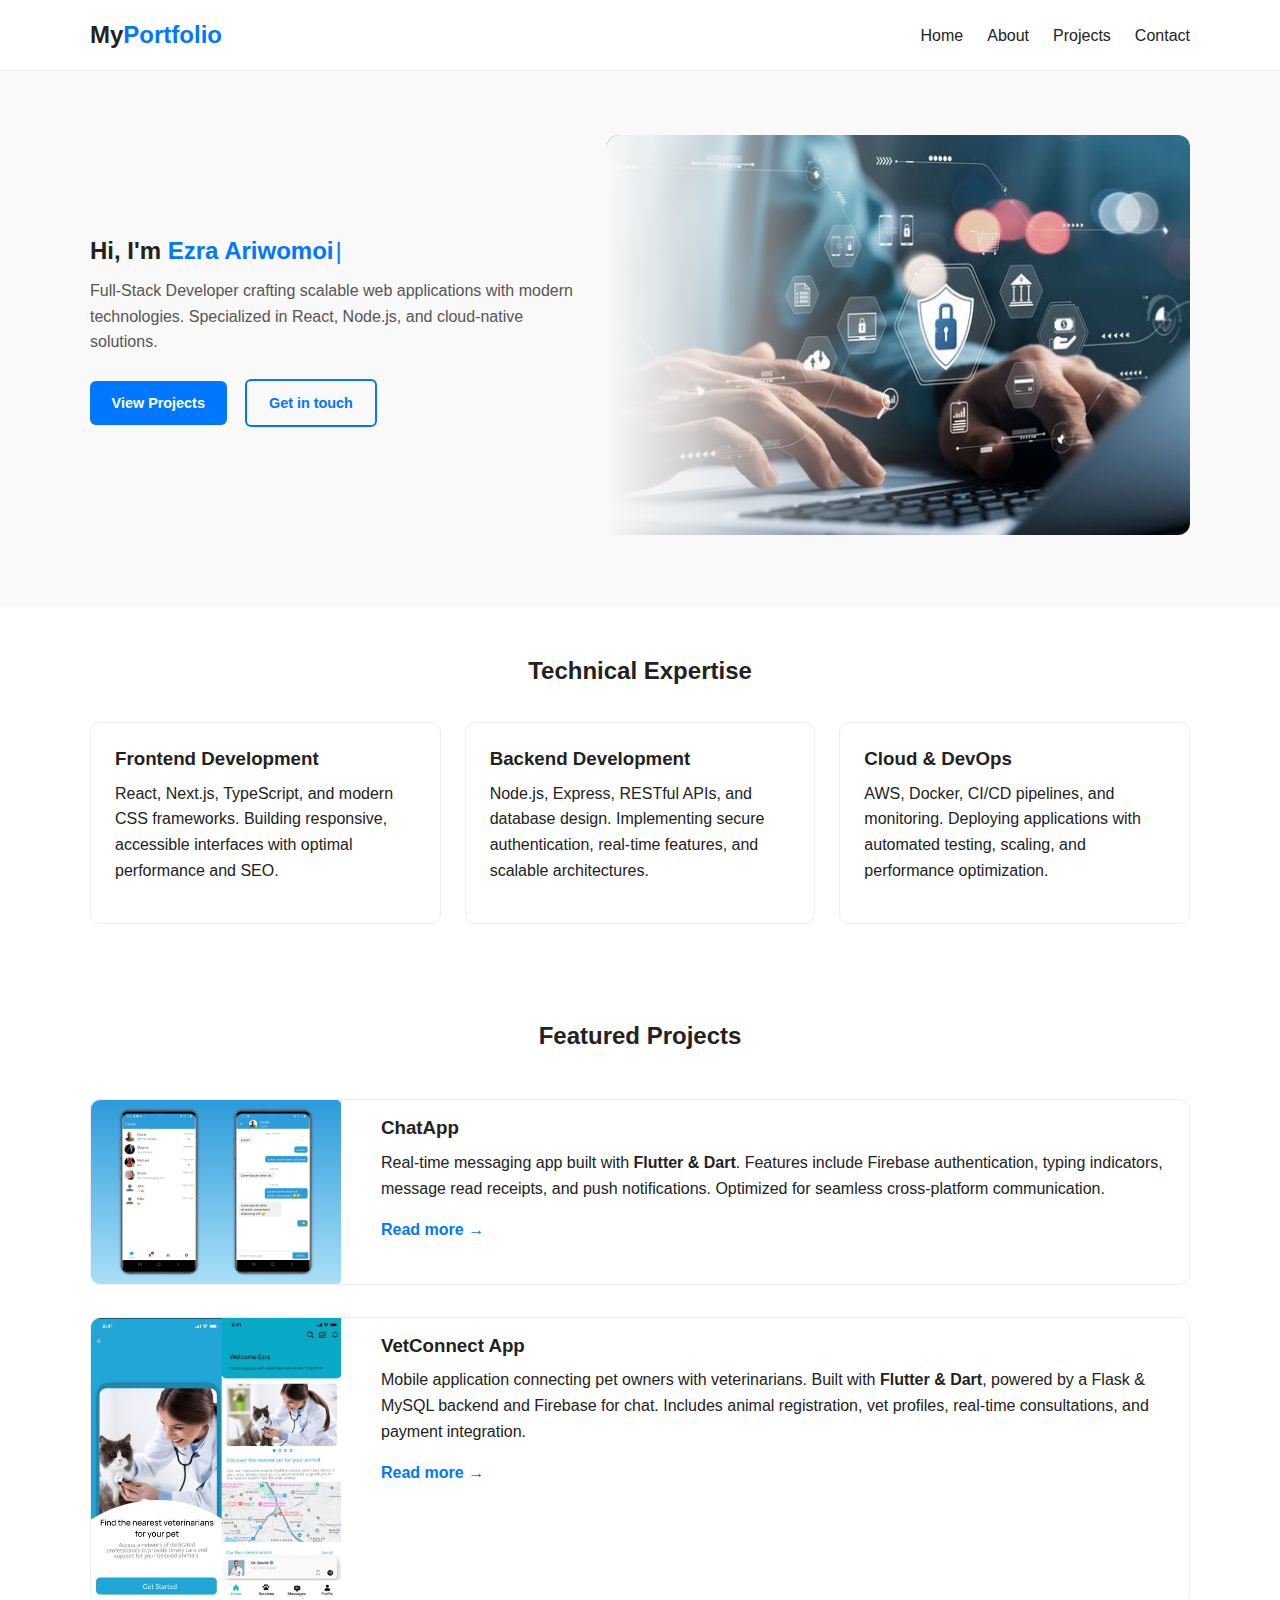
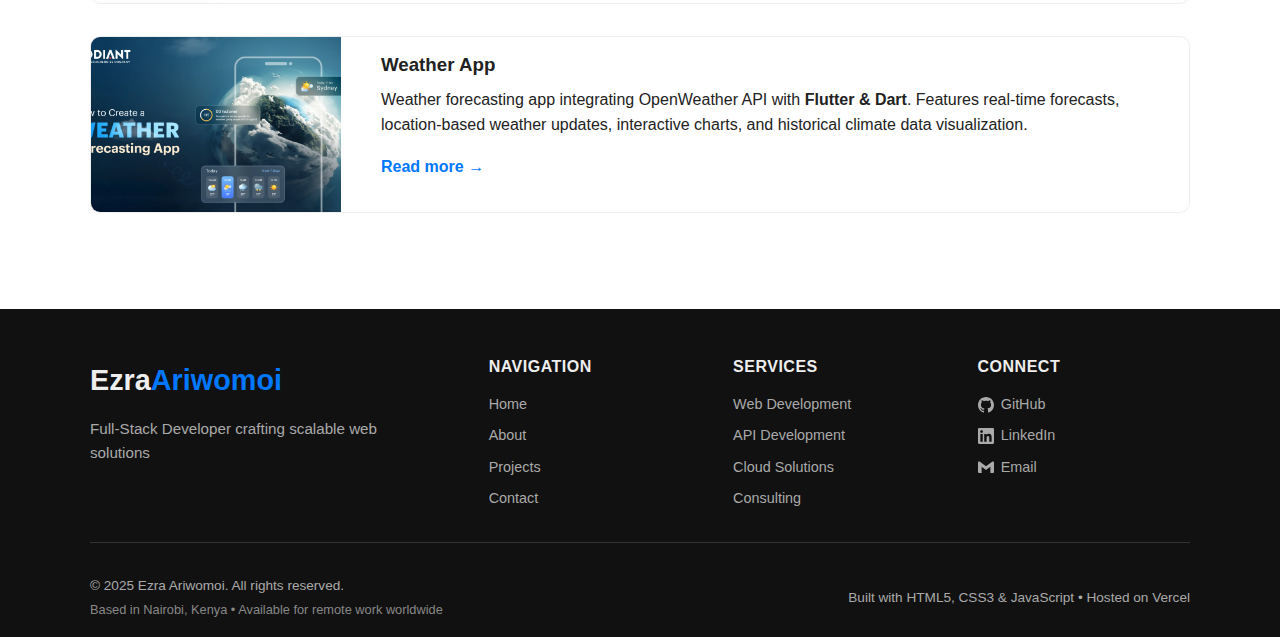
<file: index.html>
<!DOCTYPE html>
<html lang="en">
  <head>
    <meta charset="utf-8" />
    <meta name="viewport" content="width=device-width, initial-scale=1" />
    <title>Home</title>
    <meta
      name="description"
      content="Portfolio of Ezra Ariwomoi — Full-stack developer specializing in modern web applications, React, Node.js, and cloud solutions."
    />
    <link rel="stylesheet" href="./css/styles.css" />
  </head>
  <body>
    <header class="site-header">
      <div class="container header-inner">
        <a class="brand" href="index.html"
          >My<span class="accent">Portfolio</span></a
        >
        <nav class="main-nav" aria-label="Main navigation">
          <button
            id="menuToggle"
            class="menu-toggle"
            aria-expanded="false"
            aria-controls="mobileNav"
            aria-label="Toggle navigation"
          >
            <!-- Hamburger Icon -->
            <svg
              class="hamburger-icon"
              xmlns="http://www.w3.org/2000/svg"
              width="28"
              height="28"
              viewBox="0 0 24 24"
              stroke="currentColor"
              stroke-width="2"
              fill="none"
              stroke-linecap="round"
              stroke-linejoin="round"
            >
              <line x1="3" y1="6" x2="21" y2="6"></line>
              <line x1="3" y1="12" x2="21" y2="12"></line>
              <line x1="3" y1="18" x2="21" y2="18"></line>
            </svg>
            <!-- Close Icon -->
            <svg
              class="close-icon"
              xmlns="http://www.w3.org/2000/svg"
              width="28"
              height="28"
              viewBox="0 0 24 24"
              stroke="currentColor"
              stroke-width="2"
              fill="none"
              stroke-linecap="round"
              stroke-linejoin="round"
            >
              <line x1="18" y1="6" x2="6" y2="18"></line>
              <line x1="6" y1="6" x2="18" y2="18"></line>
            </svg>
          </button>

          <ul id="mobileNav" class="nav-list">
            <li><a href="./index.html">Home</a></li>
            <li><a href="./pages/about.html">About</a></li>
            <li><a href="./pages/projects.html">Projects</a></li>
            <li><a href="./pages/contact.html" class="active">Contact</a></li>
          </ul>
        </nav>
      </div>
    </header>

    <main>
      <section class="hero" id="home">
        <div class="container hero-grid">
          <div class="hero-text">
            <h2 class="hero-title">
              Hi, I'm
              <span id="animatedText" class="animated-text">Ezra Ariwomoi</span>
            </h2>
            <p class="lead">
              Full-Stack Developer crafting scalable web applications with
              modern technologies. Specialized in React, Node.js, and
              cloud-native solutions.
            </p>
            <p class="cta-row">
              <a class="btn primary" href="./pages/projects.html"
                >View Projects</a
              >
              <a class="btn outline" href="./pages/contact.html"
                >Get in touch</a
              >
            </p>
          </div>
          <div class="hero-image" aria-hidden="true">
            <img
              src="./images/coding.jpg"
              alt="Developer workspace with code on multiple screens"
            />
          </div>
        </div>
      </section>

      <section class="services container">
        <h2>Technical Expertise</h2>
        <div class="cards">
          <article class="card">
            <h3>Frontend Development</h3>
            <p>
              React, Next.js, TypeScript, and modern CSS frameworks. Building
              responsive, accessible interfaces with optimal performance and
              SEO.
            </p>
          </article>
          <article class="card">
            <h3>Backend Development</h3>
            <p>
              Node.js, Express, RESTful APIs, and database design. Implementing
              secure authentication, real-time features, and scalable
              architectures.
            </p>
          </article>
          <article class="card">
            <h3>Cloud & DevOps</h3>
            <p>
              AWS, Docker, CI/CD pipelines, and monitoring. Deploying
              applications with automated testing, scaling, and performance
              optimization.
            </p>
          </article>
        </div>
      </section>

      <section class="featured container">
        <h2>Featured Projects</h2>
        <div class="project-preview">
          <!-- ChatApp -->
          <article class="preview-card">
            <img
              src="images/chatapp.png"
              alt="Chat application interface with real-time messaging"
            />
            <div class="preview-info">
              <h3>ChatApp</h3>
              <p>
                Real-time messaging app built with
                <strong>Flutter & Dart</strong>. Features include Firebase
                authentication, typing indicators, message read receipts, and
                push notifications. Optimized for seamless cross-platform
                communication.
              </p>
              <p>
                <a class="link" href="./pages/projects.html#chatapp"
                  >Read more →</a
                >
              </p>
            </div>
          </article>

          <!-- VetConnect App -->
          <article class="preview-card">
            <img
              src="images/vet.jpg"
              alt="VetConnect app showing veterinarian profile and chat interface"
            />
            <div class="preview-info">
              <h3>VetConnect App</h3>
              <p>
                Mobile application connecting pet owners with veterinarians.
                Built with
                <strong>Flutter & Dart</strong>, powered by a Flask & MySQL
                backend and Firebase for chat. Includes animal registration, vet
                profiles, real-time consultations, and payment integration.
              </p>
              <p>
                <a class="link" href="./pages/projects.html#vetconnect"
                  >Read more →</a
                >
              </p>
            </div>
          </article>

          <!-- Weather App -->
          <article class="preview-card">
            <img
              src="images/weather.png"
              alt="Weather app dashboard showing live forecasts and maps"
            />
            <div class="preview-info">
              <h3>Weather App</h3>
              <p>
                Weather forecasting app integrating OpenWeather API with
                <strong>Flutter & Dart</strong>. Features real-time forecasts,
                location-based weather updates, interactive charts, and
                historical climate data visualization.
              </p>
              <p>
                <a class="link" href="./pages/projects.html#weatherapp"
                  >Read more →</a
                >
              </p>
            </div>
          </article>
        </div>
      </section>
    </main>

    <footer class="site-footer">
      <div class="container footer-inner">
        <div class="footer-content">
          <div class="footer-brand">
            <a class="brand" href="index.html"
              >Ezra<span class="accent">Ariwomoi</span></a
            >
            <p class="footer-tagline">
              Full-Stack Developer crafting scalable web solutions
            </p>
          </div>

          <div class="footer-links">
            <div class="footer-section">
              <h3>Navigation</h3>
              <ul>
                <li><a href="index.html">Home</a></li>
                <li><a href="./pages/about.html">About</a></li>
                <li><a href="./pages/projects.html">Projects</a></li>
                <li><a href="./pages/contact.html">Contact</a></li>
              </ul>
            </div>

            <div class="footer-section">
              <h3>Services</h3>
              <ul>
                <li><a href="./pages/projects.html">Web Development</a></li>
                <li><a href="./pages/projects.html">API Development</a></li>
                <li><a href="./pages/projects.html">Cloud Solutions</a></li>
                <li><a href="./pages/contact.html">Consulting</a></li>
              </ul>
            </div>

            <div class="footer-section">
              <h3>Connect</h3>
              <ul class="social-links">
                <li>
                  <a
                    href="https://github.com/EzraAriwomoi"
                    target="_blank"
                    rel="noopener noreferrer"
                    aria-label="GitHub Profile"
                  >
                    <svg
                      width="20"
                      height="20"
                      viewBox="0 0 24 24"
                      fill="currentColor"
                    >
                      <path
                        d="M12 0c-6.626 0-12 5.373-12 12 0 5.302 3.438 9.8 8.207 11.387.599.111.793-.261.793-.577v-2.234c-3.338.726-4.033-1.416-4.033-1.416-.546-1.387-1.333-1.756-1.333-1.756-1.089-.745.083-.729.083-.729 1.205.084 1.839 1.237 1.839 1.237 1.07 1.834 2.807 1.304 3.492.997.107-.775.418-1.305.762-1.604-2.665-.305-5.467-1.334-5.467-5.931 0-1.311.469-2.381 1.236-3.221-.124-.303-.535-1.524.117-3.176 0 0 1.008-.322 3.301 1.23.957-.266 1.983-.399 3.003-.404 1.02.005 2.047.138 3.006.404 2.291-1.552 3.297-1.23 3.297-1.23.653 1.653.242 2.874.118 3.176.77.84 1.235 1.911 1.235 3.221 0 4.609-2.807 5.624-5.479 5.921.43.372.823 1.102.823 2.222v3.293c0 .319.192.694.801.576 4.765-1.589 8.199-6.086 8.199-11.386 0-6.627-5.373-12-12-12z"
                      />
                    </svg>
                    GitHub
                  </a>
                </li>
                <li>
                  <a
                    href="https://www.linkedin.com/in/ariwomoi-ezra/"
                    target="_blank"
                    rel="noopener noreferrer"
                    aria-label="LinkedIn Profile"
                  >
                    <svg
                      width="20"
                      height="20"
                      viewBox="0 0 24 24"
                      fill="currentColor"
                    >
                      <path
                        d="M20.447 20.452h-3.554v-5.569c0-1.328-.027-3.037-1.852-3.037-1.853 0-2.136 1.445-2.136 2.939v5.667H9.351V9h3.414v1.561h.046c.477-.9 1.637-1.85 3.37-1.85 3.601 0 4.267 2.37 4.267 5.455v6.286zM5.337 7.433c-1.144 0-2.063-.926-2.063-2.065 0-1.138.92-2.063 2.063-2.063 1.14 0 2.064.925 2.064 2.063 0 1.139-.925 2.065-2.064 2.065zm1.782 13.019H3.555V9h3.564v11.452zM22.225 0H1.771C.792 0 0 .774 0 1.729v20.542C0 23.227.792 24 1.771 24h20.451C23.2 24 24 23.227 24 22.271V1.729C24 .774 23.2 0 22.222 0h.003z"
                      />
                    </svg>
                    LinkedIn
                  </a>
                </li>
                <li>
                  <a
                    href="mailto:ezraariwomoi@email.com"
                    aria-label="Email Contact"
                  >
                    <svg
                      width="20"
                      height="20"
                      viewBox="0 0 24 24"
                      fill="currentColor"
                    >
                      <path
                        d="M24 5.457v13.909c0 .904-.732 1.636-1.636 1.636h-3.819V11.73L12 16.64l-6.545-4.91v9.273H1.636A1.636 1.636 0 0 1 0 19.366V5.457c0-.904.732-1.636 1.636-1.636h.749L12 10.724l9.615-6.903h.749c.904 0 1.636.732 1.636 1.636z"
                      />
                    </svg>
                    Email
                  </a>
                </li>
              </ul>
            </div>
          </div>
        </div>

        <div class="footer-bottom">
          <div class="footer-bottom-content">
            <p>&copy; 2025 Ezra Ariwomoi. All rights reserved.</p>
            <p class="footer-location">
              Based in Nairobi, Kenya • Available for remote work worldwide
            </p>
          </div>
          <div class="footer-tech">
            <p>Built with HTML5, CSS3 & JavaScript • Hosted on Vercel</p>
          </div>
        </div>
      </div>
    </footer>

    <script src="scripts.js" defer></script>
  </body>
</html>
</file>
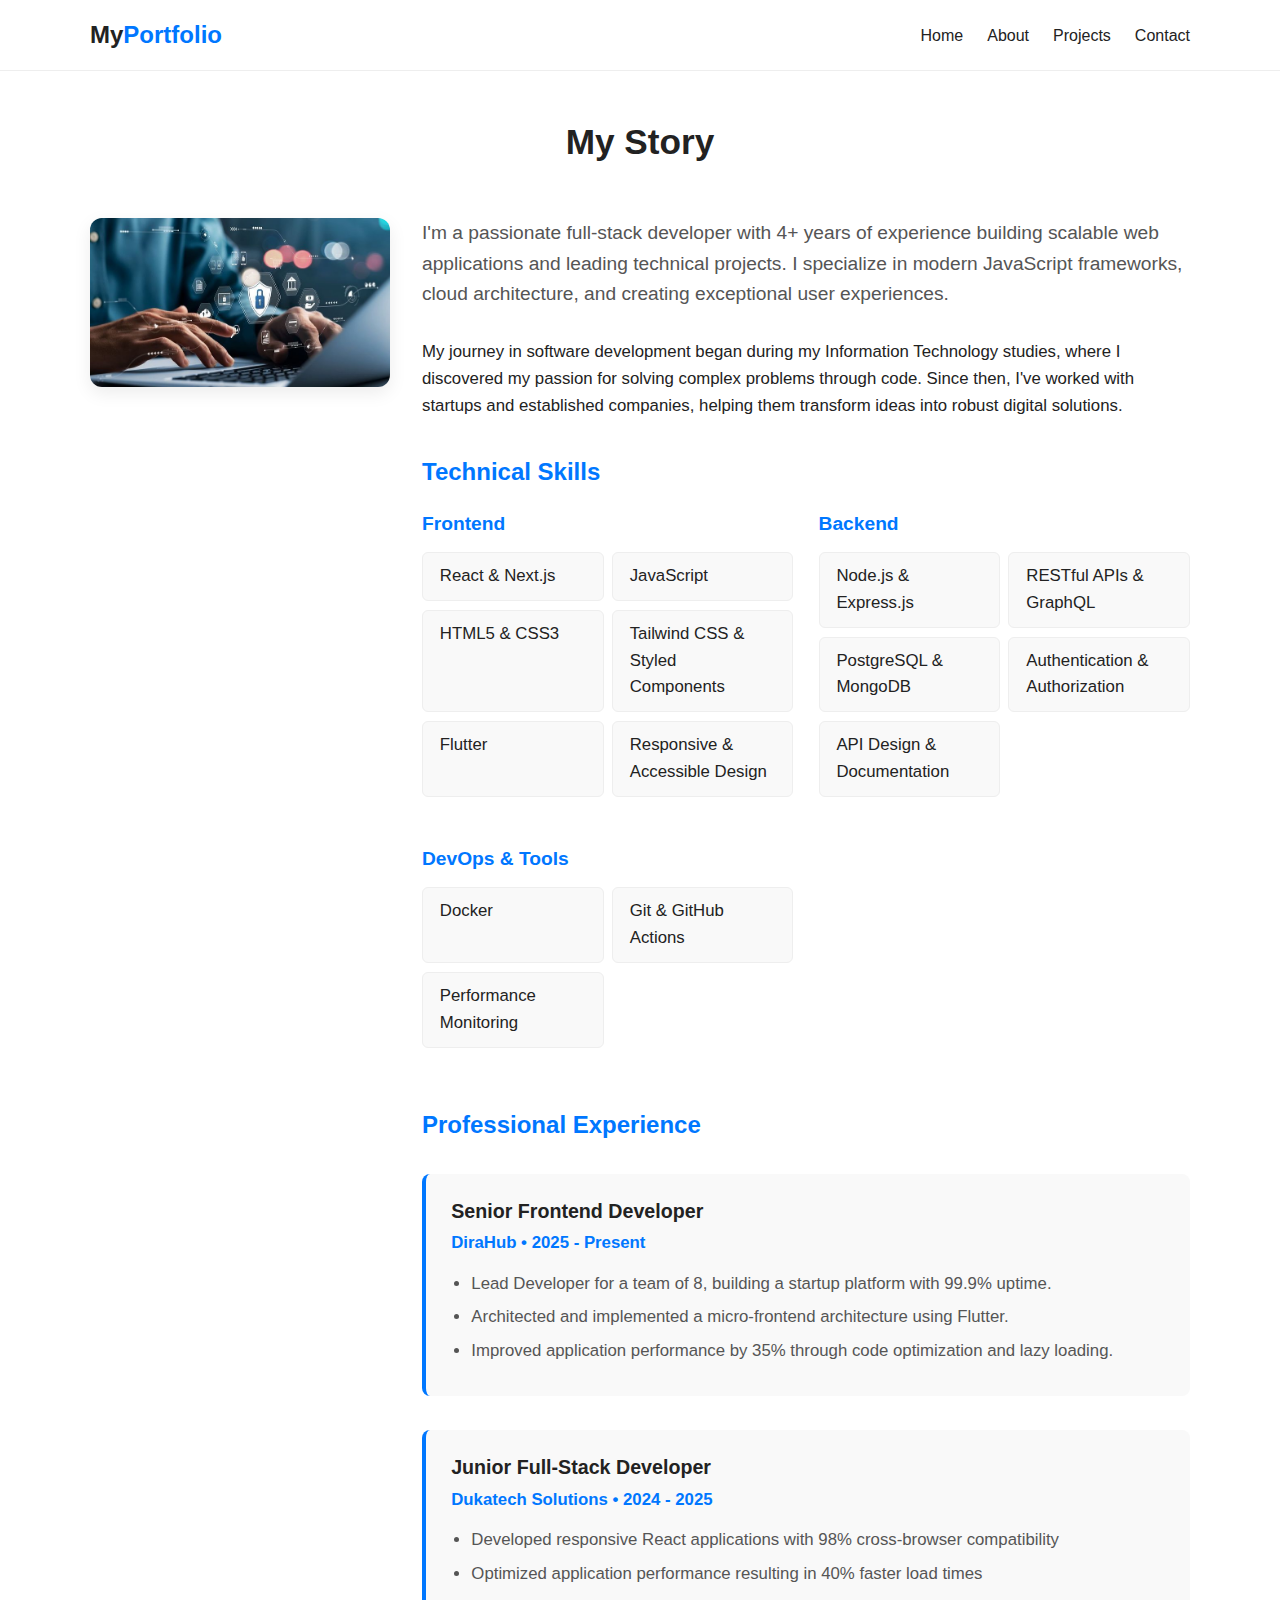
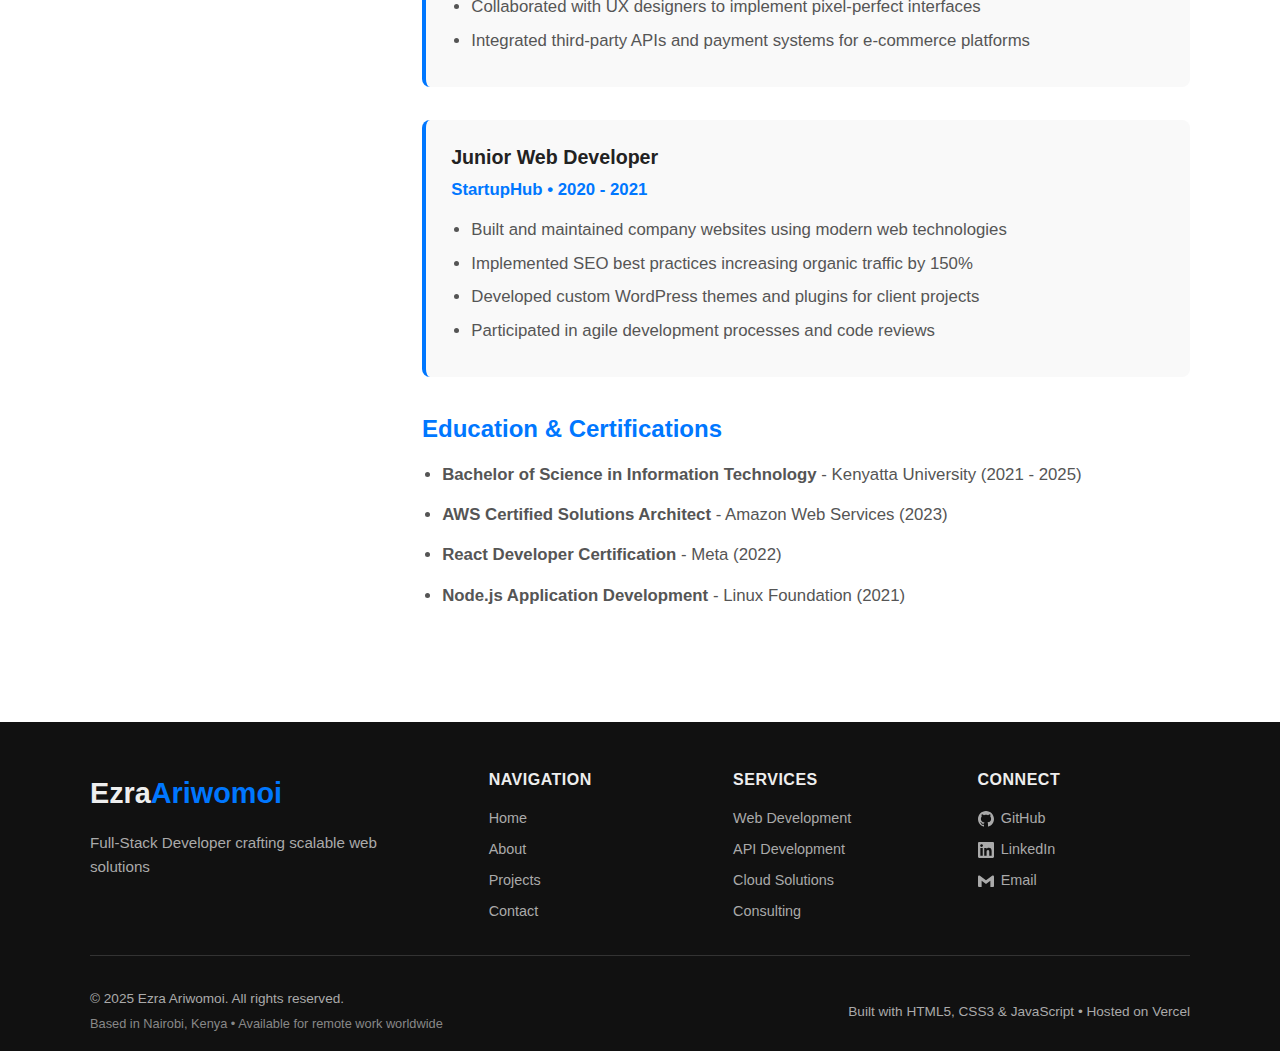
<file: pages/about.html>
<!DOCTYPE html>
<html lang="en">
  <head>
    <meta charset="utf-8" />
    <meta name="viewport" content="width=device-width, initial-scale=1" />
    <title>About</title>
    <meta
      name="description"
      content="About Ezra Ariwomoi — Full-stack developer with expertise in modern web technologies and scalable solutions."
    />
    <link rel="stylesheet" href="../css/styles.css" />
    <link rel="stylesheet" href="../css/about.css" />
  </head>
  <body>
    <header class="site-header">
      <div class="container header-inner">
        <a class="brand" href="../index.html"
          >My<span class="accent">Portfolio</span></a
        >
        <nav class="main-nav" aria-label="Main navigation">
          <button
            id="menuToggle"
            class="menu-toggle"
            aria-expanded="false"
            aria-controls="mobileNav"
            aria-label="Toggle navigation"
          >
            <!-- Hamburger Icon -->
            <svg
              class="hamburger-icon"
              xmlns="http://www.w3.org/2000/svg"
              width="28"
              height="28"
              viewBox="0 0 24 24"
              stroke="currentColor"
              stroke-width="2"
              fill="none"
              stroke-linecap="round"
              stroke-linejoin="round"
            >
              <line x1="3" y1="6" x2="21" y2="6"></line>
              <line x1="3" y1="12" x2="21" y2="12"></line>
              <line x1="3" y1="18" x2="21" y2="18"></line>
            </svg>
            <!-- Close Icon -->
            <svg
              class="close-icon"
              xmlns="http://www.w3.org/2000/svg"
              width="28"
              height="28"
              viewBox="0 0 24 24"
              stroke="currentColor"
              stroke-width="2"
              fill="none"
              stroke-linecap="round"
              stroke-linejoin="round"
            >
              <line x1="18" y1="6" x2="6" y2="18"></line>
              <line x1="6" y1="6" x2="18" y2="18"></line>
            </svg>
          </button>

          <ul id="mobileNav" class="nav-list">
            <li><a href="../index.html">Home</a></li>
            <li><a href="../pages/about.html">About</a></li>
            <li><a href="../pages/projects.html">Projects</a></li>
            <li><a href="../pages/contact.html" class="active">Contact</a></li>
          </ul>
        </nav>
      </div>
    </header>

    <main>
      <section class="about container">
        <h1>My Story</h1>
        <div class="about-grid">
          <div class="about-photo">
            <img
              src="../images/coding.jpg"
              alt="Ezra Ariwomoi working on code"
            />
          </div>
          <div class="about-content">
            <p class="lead">
              I'm a passionate full-stack developer with 4+ years of experience
              building scalable web applications and leading technical projects.
              I specialize in modern JavaScript frameworks, cloud architecture,
              and creating exceptional user experiences.
            </p>

            <p>
              My journey in software development began during my Information
              Technology studies, where I discovered my passion for solving
              complex problems through code. Since then, I've worked with
              startups and established companies, helping them transform ideas
              into robust digital solutions.
            </p>

            <h2>Technical Skills</h2>
            <div class="skills-grid">
              <div class="skill-category">
                <h3>Frontend</h3>
                <ul class="skills">
                  <li>React & Next.js</li>
                  <li>JavaScript</li>
                  <li>HTML5 & CSS3</li>
                  <li>Tailwind CSS & Styled Components</li>
                  <li>Flutter</li>
                  <li>Responsive & Accessible Design</li>
                </ul>
              </div>
              <div class="skill-category">
                <h3>Backend</h3>
                <ul class="skills">
                  <li>Node.js & Express.js</li>
                  <li>RESTful APIs & GraphQL</li>
                  <li>PostgreSQL & MongoDB</li>
                  <li>Authentication & Authorization</li>
                  <li>API Design & Documentation</li>
                </ul>
              </div>
              <div class="skill-category">
                <h3>DevOps & Tools</h3>
                <ul class="skills">
                  <li>Docker</li>
                  <li>Git & GitHub Actions</li>
                  <li>Performance Monitoring</li>
                </ul>
              </div>
            </div>

            <h2>Professional Experience</h2>
            <div class="experience">
              <div class="job">
                <h3>Senior Frontend Developer</h3>
                <p class="company">DiraHub • 2025 - Present</p>
                <ul>
                  <li>
                    Lead Developer for a team of 8, building a startup platform
                    with 99.9% uptime.
                  </li>
                  <li>
                    Architected and implemented a micro-frontend architecture
                    using Flutter.
                  </li>
                  <li>
                    Improved application performance by 35% through code
                    optimization and lazy loading.
                  </li>
                </ul>
              </div>
              <div class="job">
                <h3>Junior Full-Stack Developer</h3>
                <p class="company">Dukatech Solutions • 2024 - 2025</p>
                <ul>
                  <li>
                    Developed responsive React applications with 98%
                    cross-browser compatibility
                  </li>
                  <li>
                    Optimized application performance resulting in 40% faster
                    load times
                  </li>
                  <li>
                    Collaborated with UX designers to implement pixel-perfect
                    interfaces
                  </li>
                  <li>
                    Integrated third-party APIs and payment systems for
                    e-commerce platforms
                  </li>
                </ul>
              </div>
              <div class="job">
                <h3>Junior Web Developer</h3>
                <p class="company">StartupHub • 2020 - 2021</p>
                <ul>
                  <li>
                    Built and maintained company websites using modern web
                    technologies
                  </li>
                  <li>
                    Implemented SEO best practices increasing organic traffic by
                    150%
                  </li>
                  <li>
                    Developed custom WordPress themes and plugins for client
                    projects
                  </li>
                  <li>
                    Participated in agile development processes and code reviews
                  </li>
                </ul>
              </div>
            </div>

            <h2>Education & Certifications</h2>
            <ul class="education">
              <li>
                <strong>Bachelor of Science in Information Technology</strong> -
                Kenyatta University (2021 - 2025)
              </li>
              <li>
                <strong>AWS Certified Solutions Architect</strong> - Amazon Web
                Services (2023)
              </li>
              <li>
                <strong>React Developer Certification</strong> - Meta (2022)
              </li>
              <li>
                <strong>Node.js Application Development</strong> - Linux
                Foundation (2021)
              </li>
            </ul>
          </div>
        </div>
      </section>
    </main>

    <footer class="site-footer">
      <div class="container footer-inner">
        <div class="footer-content">
          <div class="footer-brand">
            <a class="brand" href="../index.html"
              >Ezra<span class="accent">Ariwomoi</span></a
            >
            <p class="footer-tagline">
              Full-Stack Developer crafting scalable web solutions
            </p>
          </div>

          <div class="footer-links">
            <div class="footer-section">
              <h3>Navigation</h3>
              <ul>
                <li><a href="../index.html">Home</a></li>
                <li><a href="../pages/about.html">About</a></li>
                <li><a href="../pages/projects.html">Projects</a></li>
                <li><a href="../pages/contact.html">Contact</a></li>
              </ul>
            </div>

            <div class="footer-section">
              <h3>Services</h3>
              <ul>
                <li><a href="../pages/projects.html">Web Development</a></li>
                <li><a href="../pages/projects.html">API Development</a></li>
                <li><a href="../pages/projects.html">Cloud Solutions</a></li>
                <li><a href="../pages/contact.html">Consulting</a></li>
              </ul>
            </div>

            <div class="footer-section">
              <h3>Connect</h3>
              <ul class="social-links">
                <li>
                  <a
                    href="https://github.com/EzraAriwomoi"
                    target="_blank"
                    rel="noopener noreferrer"
                    aria-label="GitHub Profile"
                  >
                    <svg
                      width="20"
                      height="20"
                      viewBox="0 0 24 24"
                      fill="currentColor"
                    >
                      <path
                        d="M12 0c-6.626 0-12 5.373-12 12 0 5.302 3.438 9.8 8.207 11.387.599.111.793-.261.793-.577v-2.234c-3.338.726-4.033-1.416-4.033-1.416-.546-1.387-1.333-1.756-1.333-1.756-1.089-.745.083-.729.083-.729 1.205.084 1.839 1.237 1.839 1.237 1.07 1.834 2.807 1.304 3.492.997.107-.775.418-1.305.762-1.604-2.665-.305-5.467-1.334-5.467-5.931 0-1.311.469-2.381 1.236-3.221-.124-.303-.535-1.524.117-3.176 0 0 1.008-.322 3.301 1.23.957-.266 1.983-.399 3.003-.404 1.02.005 2.047.138 3.006.404 2.291-1.552 3.297-1.23 3.297-1.23.653 1.653.242 2.874.118 3.176.77.84 1.235 1.911 1.235 3.221 0 4.609-2.807 5.624-5.479 5.921.43.372.823 1.102.823 2.222v3.293c0 .319.192.694.801.576 4.765-1.589 8.199-6.086 8.199-11.386 0-6.627-5.373-12-12-12z"
                      />
                    </svg>
                    GitHub
                  </a>
                </li>
                <li>
                  <a
                    href="https://www.linkedin.com/in/ariwomoi-ezra/"
                    target="_blank"
                    rel="noopener noreferrer"
                    aria-label="LinkedIn Profile"
                  >
                    <svg
                      width="20"
                      height="20"
                      viewBox="0 0 24 24"
                      fill="currentColor"
                    >
                      <path
                        d="M20.447 20.452h-3.554v-5.569c0-1.328-.027-3.037-1.852-3.037-1.853 0-2.136 1.445-2.136 2.939v5.667H9.351V9h3.414v1.561h.046c.477-.9 1.637-1.85 3.37-1.85 3.601 0 4.267 2.37 4.267 5.455v6.286zM5.337 7.433c-1.144 0-2.063-.926-2.063-2.065 0-1.138.92-2.063 2.063-2.063 1.14 0 2.064.925 2.064 2.063 0 1.139-.925 2.065-2.064 2.065zm1.782 13.019H3.555V9h3.564v11.452zM22.225 0H1.771C.792 0 0 .774 0 1.729v20.542C0 23.227.792 24 1.771 24h20.451C23.2 24 24 23.227 24 22.271V1.729C24 .774 23.2 0 22.222 0h.003z"
                      />
                    </svg>
                    LinkedIn
                  </a>
                </li>
                <li>
                  <a
                    href="mailto:ezraariwomoi@email.com"
                    aria-label="Email Contact"
                  >
                    <svg
                      width="20"
                      height="20"
                      viewBox="0 0 24 24"
                      fill="currentColor"
                    >
                      <path
                        d="M24 5.457v13.909c0 .904-.732 1.636-1.636 1.636h-3.819V11.73L12 16.64l-6.545-4.91v9.273H1.636A1.636 1.636 0 0 1 0 19.366V5.457c0-.904.732-1.636 1.636-1.636h.749L12 10.724l9.615-6.903h.749c.904 0 1.636.732 1.636 1.636z"
                      />
                    </svg>
                    Email
                  </a>
                </li>
              </ul>
            </div>
          </div>
        </div>

        <div class="footer-bottom">
          <div class="footer-bottom-content">
            <p>&copy; 2025 Ezra Ariwomoi. All rights reserved.</p>
            <p class="footer-location">
              Based in Nairobi, Kenya • Available for remote work worldwide
            </p>
          </div>
          <div class="footer-tech">
            <p>Built with HTML5, CSS3 & JavaScript • Hosted on Vercel</p>
          </div>
        </div>
      </div>
    </footer>

    <script src="../scripts.js" defer></script>
  </body>
</html>
</file>
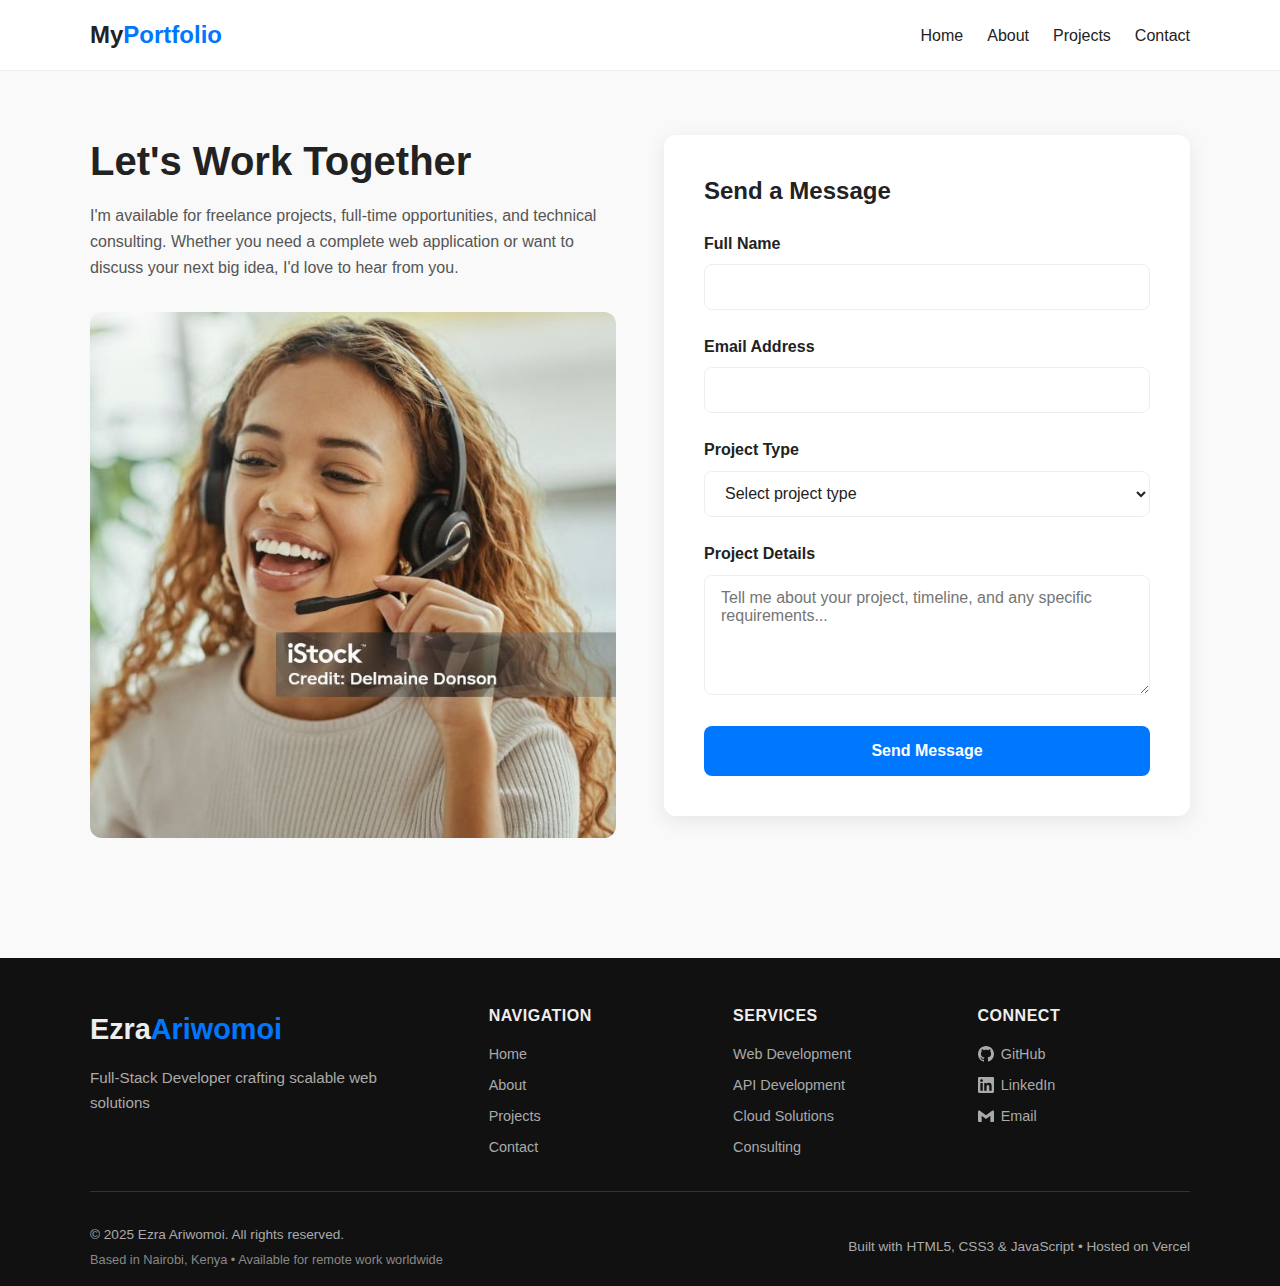
<file: pages/contact.html>
<!DOCTYPE html>
<html lang="en">
  <head>
    <meta charset="utf-8" />
    <meta name="viewport" content="width=device-width, initial-scale=1" />
    <title>Contact</title>
    <meta
      name="description"
      content="Get in touch with Ezra Ariwomoi for web development projects and collaboration opportunities."
    />
    <link rel="stylesheet" href="../css/styles.css" />
    <link rel="stylesheet" href="../css/contact.css" />
  </head>
  <body>
    <header class="site-header">
      <div class="container header-inner">
        <a class="brand" href="../index.html"
          >My<span class="accent">Portfolio</span></a
        >
        <nav class="main-nav" aria-label="Main navigation">
          <button
            id="menuToggle"
            class="menu-toggle"
            aria-expanded="false"
            aria-controls="mobileNav"
            aria-label="Toggle navigation"
          >
            <!-- Hamburger Icon -->
            <svg
              class="hamburger-icon"
              xmlns="http://www.w3.org/2000/svg"
              width="28"
              height="28"
              viewBox="0 0 24 24"
              stroke="currentColor"
              stroke-width="2"
              fill="none"
              stroke-linecap="round"
              stroke-linejoin="round"
            >
              <line x1="3" y1="6" x2="21" y2="6"></line>
              <line x1="3" y1="12" x2="21" y2="12"></line>
              <line x1="3" y1="18" x2="21" y2="18"></line>
            </svg>
            <!-- Close Icon -->
            <svg
              class="close-icon"
              xmlns="http://www.w3.org/2000/svg"
              width="28"
              height="28"
              viewBox="0 0 24 24"
              stroke="currentColor"
              stroke-width="2"
              fill="none"
              stroke-linecap="round"
              stroke-linejoin="round"
            >
              <line x1="18" y1="6" x2="6" y2="18"></line>
              <line x1="6" y1="6" x2="18" y2="18"></line>
            </svg>
          </button>

          <ul id="mobileNav" class="nav-list">
            <li><a href="../index.html">Home</a></li>
            <li><a href="../pages/about.html">About</a></li>
            <li><a href="../pages/projects.html">Projects</a></li>
            <li><a href="../pages/contact.html" class="active">Contact</a></li>
          </ul>
        </nav>
      </div>
    </header>

    <main class="container contact-section">
      <div class="contact-wrapper">
        <div>
          <h1>Let's Work Together</h1>
          <p>
            I'm available for freelance projects, full-time opportunities, and
            technical consulting. Whether you need a complete web application or
            want to discuss your next big idea, I'd love to hear from you.
          </p>

          <div class="contact-image">
            <img
              src="../images/contact_img.jpg"
              alt="Professional workspace setup"
              class="rounded-lg"
            />
          </div>
        </div>

        <form id="contactForm" class="contact-form" novalidate>
          <h2>Send a Message</h2>
          <div class="form-group">
            <label for="name">Full Name</label>
            <input id="name" name="name" type="text" required />
          </div>

          <div class="form-group">
            <label for="email">Email Address</label>
            <input id="email" name="email" type="email" required />
          </div>

          <div class="form-group">
            <label for="subject">Project Type</label>
            <select id="subject" name="subject" required>
              <option value="">Select project type</option>
              <option value="web-app">Web Application</option>
              <option value="ecommerce">E-commerce Site</option>
              <option value="consulting">Technical Consulting</option>
              <option value="fulltime">Full-time Position</option>
              <option value="other">Other</option>
            </select>
          </div>

          <div class="form-group">
            <label for="message">Project Details</label>
            <textarea
              id="message"
              name="message"
              placeholder="Tell me about your project, timeline, and any specific requirements..."
              required
            ></textarea>
          </div>

          <button type="submit">Send Message</button>
          <div id="formMessages"></div>
        </form>
      </div>
    </main>

    <footer class="site-footer">
      <div class="container footer-inner">
        <div class="footer-content">
          <div class="footer-brand">
            <a class="brand" href="../index.html"
              >Ezra<span class="accent">Ariwomoi</span></a
            >
            <p class="footer-tagline">
              Full-Stack Developer crafting scalable web solutions
            </p>
          </div>

          <div class="footer-links">
            <div class="footer-section">
              <h3>Navigation</h3>
              <ul>
                <li><a href="../index.html">Home</a></li>
                <li><a href="../pages/about.html">About</a></li>
                <li><a href="../pages/projects.html">Projects</a></li>
                <li><a href="../pages/contact.html">Contact</a></li>
              </ul>
            </div>

            <div class="footer-section">
              <h3>Services</h3>
              <ul>
                <li><a href="../pages/projects.html">Web Development</a></li>
                <li><a href="../pages/projects.html">API Development</a></li>
                <li><a href="../pages/projects.html">Cloud Solutions</a></li>
                <li><a href="../pages/contact.html">Consulting</a></li>
              </ul>
            </div>

            <div class="footer-section">
              <h3>Connect</h3>
              <ul class="social-links">
                <li>
                  <a
                    href="https://github.com/EzraAriwomoi"
                    target="_blank"
                    rel="noopener noreferrer"
                    aria-label="GitHub Profile"
                  >
                    <svg
                      width="20"
                      height="20"
                      viewBox="0 0 24 24"
                      fill="currentColor"
                    >
                      <path
                        d="M12 0c-6.626 0-12 5.373-12 12 0 5.302 3.438 9.8 8.207 11.387.599.111.793-.261.793-.577v-2.234c-3.338.726-4.033-1.416-4.033-1.416-.546-1.387-1.333-1.756-1.333-1.756-1.089-.745.083-.729.083-.729 1.205.084 1.839 1.237 1.839 1.237 1.07 1.834 2.807 1.304 3.492.997.107-.775.418-1.305.762-1.604-2.665-.305-5.467-1.334-5.467-5.931 0-1.311.469-2.381 1.236-3.221-.124-.303-.535-1.524.117-3.176 0 0 1.008-.322 3.301 1.23.957-.266 1.983-.399 3.003-.404 1.02.005 2.047.138 3.006.404 2.291-1.552 3.297-1.23 3.297-1.23.653 1.653.242 2.874.118 3.176.77.84 1.235 1.911 1.235 3.221 0 4.609-2.807 5.624-5.479 5.921.43.372.823 1.102.823 2.222v3.293c0 .319.192.694.801.576 4.765-1.589 8.199-6.086 8.199-11.386 0-6.627-5.373-12-12-12z"
                      />
                    </svg>
                    GitHub
                  </a>
                </li>
                <li>
                  <a
                    href="https://www.linkedin.com/in/ariwomoi-ezra/"
                    target="_blank"
                    rel="noopener noreferrer"
                    aria-label="LinkedIn Profile"
                  >
                    <svg
                      width="20"
                      height="20"
                      viewBox="0 0 24 24"
                      fill="currentColor"
                    >
                      <path
                        d="M20.447 20.452h-3.554v-5.569c0-1.328-.027-3.037-1.852-3.037-1.853 0-2.136 1.445-2.136 2.939v5.667H9.351V9h3.414v1.561h.046c.477-.9 1.637-1.85 3.37-1.85 3.601 0 4.267 2.37 4.267 5.455v6.286zM5.337 7.433c-1.144 0-2.063-.926-2.063-2.065 0-1.138.92-2.063 2.063-2.063 1.14 0 2.064.925 2.064 2.063 0 1.139-.925 2.065-2.064 2.065zm1.782 13.019H3.555V9h3.564v11.452zM22.225 0H1.771C.792 0 0 .774 0 1.729v20.542C0 23.227.792 24 1.771 24h20.451C23.2 24 24 23.227 24 22.271V1.729C24 .774 23.2 0 22.222 0h.003z"
                      />
                    </svg>
                    LinkedIn
                  </a>
                </li>
                <li>
                  <a
                    href="mailto:ezraariwomoi@email.com"
                    aria-label="Email Contact"
                  >
                    <svg
                      width="20"
                      height="20"
                      viewBox="0 0 24 24"
                      fill="currentColor"
                    >
                      <path
                        d="M24 5.457v13.909c0 .904-.732 1.636-1.636 1.636h-3.819V11.73L12 16.64l-6.545-4.91v9.273H1.636A1.636 1.636 0 0 1 0 19.366V5.457c0-.904.732-1.636 1.636-1.636h.749L12 10.724l9.615-6.903h.749c.904 0 1.636.732 1.636 1.636z"
                      />
                    </svg>
                    Email
                  </a>
                </li>
              </ul>
            </div>
          </div>
        </div>

        <div class="footer-bottom">
          <div class="footer-bottom-content">
            <p>&copy; 2025 Ezra Ariwomoi. All rights reserved.</p>
            <p class="footer-location">
              Based in Nairobi, Kenya • Available for remote work worldwide
            </p>
          </div>
          <div class="footer-tech">
            <p>Built with HTML5, CSS3 & JavaScript • Hosted on Vercel</p>
          </div>
        </div>
      </div>
    </footer>

    <script src="../scripts.js"></script>
  </body>
</html>
</file>
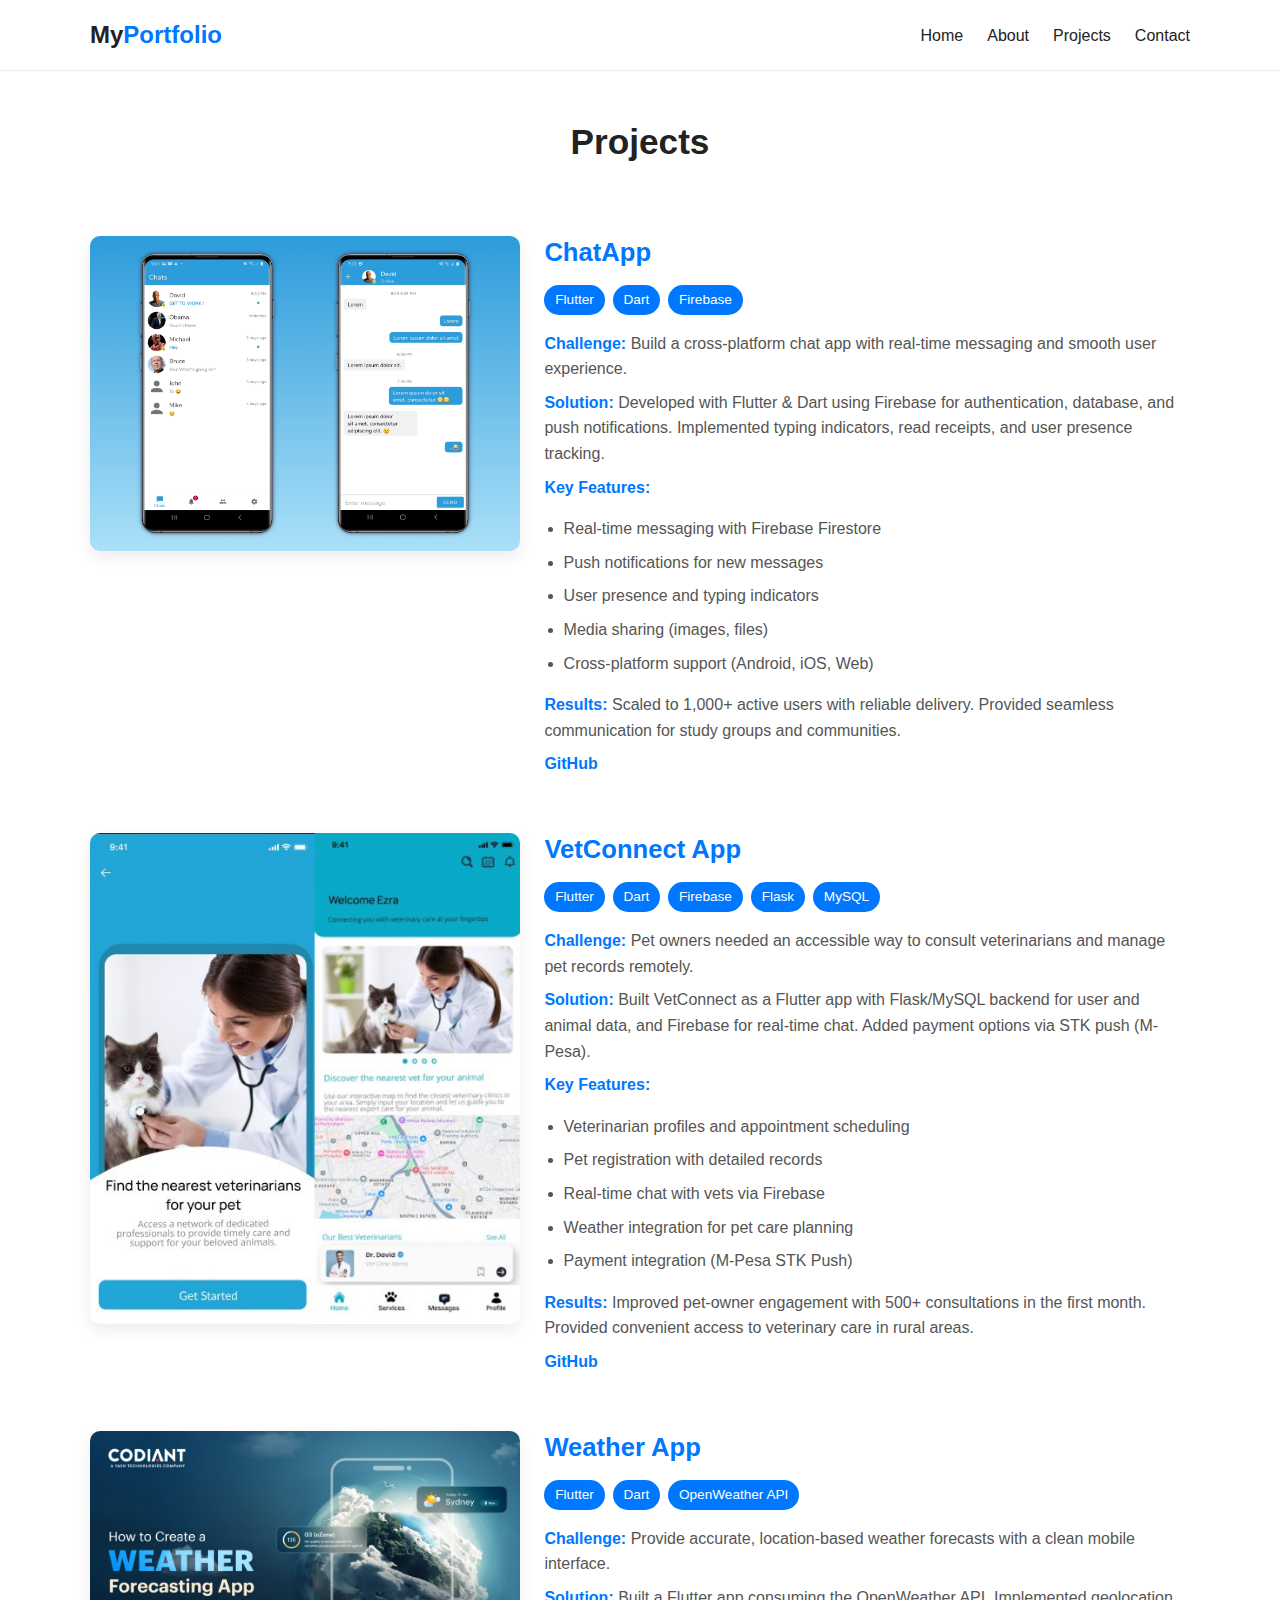
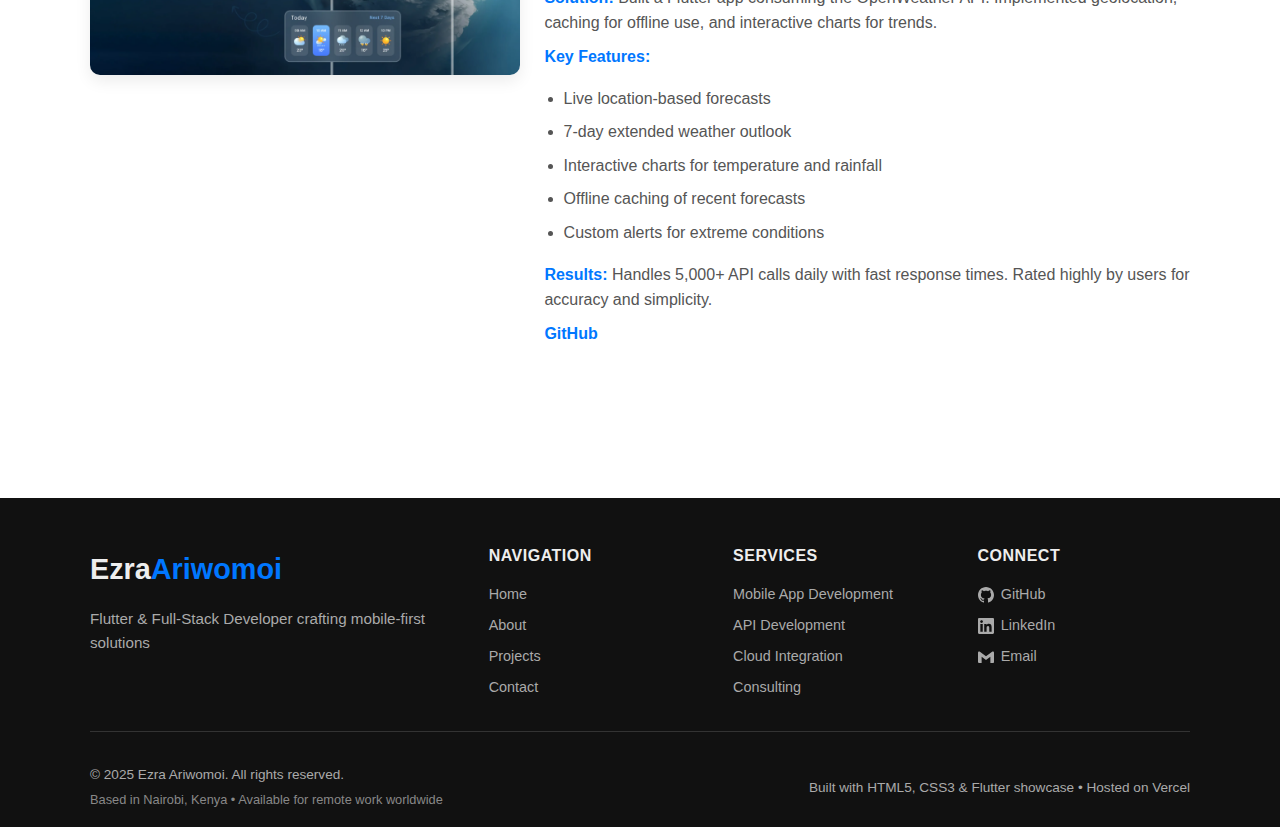
<file: pages/projects.html>
<!DOCTYPE html>
<html lang="en">
  <head>
    <meta charset="utf-8" />
    <meta name="viewport" content="width=device-width, initial-scale=1" />
    <title>Projects</title>
    <meta
      name="description"
      content="Portfolio projects by Ezra Ariwomoi — Flutter and full-stack mobile applications."
    />
    <link rel="stylesheet" href="../css/styles.css" />
    <link rel="stylesheet" href="../css/projects.css" />
  </head>
  <body>
    <header class="site-header">
      <div class="container header-inner">
        <a class="brand" href="../index.html"
          >My<span class="accent">Portfolio</span></a
        >
        <nav class="main-nav" aria-label="Main navigation">
          <button
            id="menuToggle"
            class="menu-toggle"
            aria-expanded="false"
            aria-controls="mobileNav"
            aria-label="Toggle navigation"
          >
            <!-- Hamburger Icon -->
            <svg
              class="hamburger-icon"
              xmlns="http://www.w3.org/2000/svg"
              width="28"
              height="28"
              viewBox="0 0 24 24"
              stroke="currentColor"
              stroke-width="2"
              fill="none"
              stroke-linecap="round"
              stroke-linejoin="round"
            >
              <line x1="3" y1="6" x2="21" y2="6"></line>
              <line x1="3" y1="12" x2="21" y2="12"></line>
              <line x1="3" y1="18" x2="21" y2="18"></line>
            </svg>
            <!-- Close Icon -->
            <svg
              class="close-icon"
              xmlns="http://www.w3.org/2000/svg"
              width="28"
              height="28"
              viewBox="0 0 24 24"
              stroke="currentColor"
              stroke-width="2"
              fill="none"
              stroke-linecap="round"
              stroke-linejoin="round"
            >
              <line x1="18" y1="6" x2="6" y2="18"></line>
              <line x1="6" y1="6" x2="18" y2="18"></line>
            </svg>
          </button>

          <ul id="mobileNav" class="nav-list">
            <li><a href="../index.html">Home</a></li>
            <li><a href="../pages/about.html">About</a></li>
            <li><a href="../pages/projects.html">Projects</a></li>
            <li><a href="../pages/contact.html" class="active">Contact</a></li>
          </ul>
        </nav>
      </div>
    </header>

    <main class="container">
      <section class="projects-list">
        <h1>Projects</h1>

        <!-- ChatApp -->
        <article id="chatapp" class="project-item">
          <img
            src="../images/chatapp.png"
            alt="Chat application interface with real-time messaging"
          />
          <div class="project-meta">
            <h2>ChatApp</h2>
            <div class="tech-stack">
              <span class="tech-tag">Flutter</span>
              <span class="tech-tag">Dart</span>
              <span class="tech-tag">Firebase</span>
            </div>
            <p>
              <strong>Challenge:</strong> Build a cross-platform chat app with
              real-time messaging and smooth user experience.
            </p>
            <p>
              <strong>Solution:</strong> Developed with Flutter & Dart using
              Firebase for authentication, database, and push notifications.
              Implemented typing indicators, read receipts, and user presence
              tracking.
            </p>
            <p><strong>Key Features:</strong></p>
            <ul>
              <li>Real-time messaging with Firebase Firestore</li>
              <li>Push notifications for new messages</li>
              <li>User presence and typing indicators</li>
              <li>Media sharing (images, files)</li>
              <li>Cross-platform support (Android, iOS, Web)</li>
            </ul>
            <p>
              <strong>Results:</strong> Scaled to 1,000+ active users with
              reliable delivery. Provided seamless communication for study
              groups and communities.
            </p>
            <p class="project-links">
              <a href="https://github.com/EzraAriwomoi/ChatApp-Feature.git"
                >GitHub</a
              >
            </p>
          </div>
        </article>

        <!-- VetConnect App -->
        <article id="vetconnect" class="project-item">
          <img
            src="../images/vet.jpg"
            alt="VetConnect app showing veterinarian profile and chat interface"
          />
          <div class="project-meta">
            <h2>VetConnect App</h2>
            <div class="tech-stack">
              <span class="tech-tag">Flutter</span>
              <span class="tech-tag">Dart</span>
              <span class="tech-tag">Firebase</span>
              <span class="tech-tag">Flask</span>
              <span class="tech-tag">MySQL</span>
            </div>
            <p>
              <strong>Challenge:</strong> Pet owners needed an accessible way to
              consult veterinarians and manage pet records remotely.
            </p>
            <p>
              <strong>Solution:</strong> Built VetConnect as a Flutter app with
              Flask/MySQL backend for user and animal data, and Firebase for
              real-time chat. Added payment options via STK push (M-Pesa).
            </p>
            <p><strong>Key Features:</strong></p>
            <ul>
              <li>Veterinarian profiles and appointment scheduling</li>
              <li>Pet registration with detailed records</li>
              <li>Real-time chat with vets via Firebase</li>
              <li>Weather integration for pet care planning</li>
              <li>Payment integration (M-Pesa STK Push)</li>
            </ul>
            <p>
              <strong>Results:</strong> Improved pet-owner engagement with 500+
              consultations in the first month. Provided convenient access to
              veterinary care in rural areas.
            </p>
            <p class="project-links">
              <a href="https://github.com/EzraAriwomoi/VetConnect.git"
                >GitHub</a
              >
            </p>
          </div>
        </article>

        <!-- Weather App -->
        <article id="weatherapp" class="project-item">
          <img
            src="../images/weather.png"
            alt="Weather app dashboard showing live forecasts"
          />
          <div class="project-meta">
            <h2>Weather App</h2>
            <div class="tech-stack">
              <span class="tech-tag">Flutter</span>
              <span class="tech-tag">Dart</span>
              <span class="tech-tag">OpenWeather API</span>
            </div>
            <p>
              <strong>Challenge:</strong> Provide accurate, location-based
              weather forecasts with a clean mobile interface.
            </p>
            <p>
              <strong>Solution:</strong> Built a Flutter app consuming the
              OpenWeather API. Implemented geolocation, caching for offline use,
              and interactive charts for trends.
            </p>
            <p><strong>Key Features:</strong></p>
            <ul>
              <li>Live location-based forecasts</li>
              <li>7-day extended weather outlook</li>
              <li>Interactive charts for temperature and rainfall</li>
              <li>Offline caching of recent forecasts</li>
              <li>Custom alerts for extreme conditions</li>
            </ul>
            <p>
              <strong>Results:</strong> Handles 5,000+ API calls daily with fast
              response times. Rated highly by users for accuracy and simplicity.
            </p>
            <p class="project-links">
              <a href="https://github.com/EzraAriwomoi/WeatherApp.git"
                >GitHub</a
              >
            </p>
          </div>
        </article>
      </section>
    </main>

    <footer class="site-footer">
      <div class="container footer-inner">
        <div class="footer-content">
          <div class="footer-brand">
            <a class="brand" href="../index.html"
              >Ezra<span class="accent">Ariwomoi</span></a
            >
            <p class="footer-tagline">
              Flutter & Full-Stack Developer crafting mobile-first solutions
            </p>
          </div>

          <div class="footer-links">
            <div class="footer-section">
              <h3>Navigation</h3>
              <ul>
                <li><a href="../index.html">Home</a></li>
                <li><a href="../pages/about.html">About</a></li>
                <li><a href="../pages/projects.html">Projects</a></li>
                <li><a href="../pages/contact.html">Contact</a></li>
              </ul>
            </div>

            <div class="footer-section">
              <h3>Services</h3>
              <ul>
                <li>
                  <a href="../pages/projects.html">Mobile App Development</a>
                </li>
                <li><a href="../pages/projects.html">API Development</a></li>
                <li><a href="../pages/projects.html">Cloud Integration</a></li>
                <li><a href="../pages/contact.html">Consulting</a></li>
              </ul>
            </div>

            <div class="footer-section">
              <h3>Connect</h3>
              <ul class="social-links">
                <li>
                  <a
                    href="https://github.com/EzraAriwomoi"
                    target="_blank"
                    rel="noopener noreferrer"
                    aria-label="GitHub Profile"
                  >
                    <svg
                      width="20"
                      height="20"
                      viewBox="0 0 24 24"
                      fill="currentColor"
                    >
                      <path
                        d="M12 0c-6.626 0-12 5.373-12 12 0 5.302 3.438 9.8 8.207 11.387.599.111.793-.261.793-.577v-2.234c-3.338.726-4.033-1.416-4.033-1.416-.546-1.387-1.333-1.756-1.333-1.756-1.089-.745.083-.729.083-.729 1.205.084 1.839 1.237 1.839 1.237 1.07 1.834 2.807 1.304 3.492.997.107-.775.418-1.305.762-1.604-2.665-.305-5.467-1.334-5.467-5.931 0-1.311.469-2.381 1.236-3.221-.124-.303-.535-1.524.117-3.176 0 0 1.008-.322 3.301 1.23.957-.266 1.983-.399 3.003-.404 1.02.005 2.047.138 3.006.404 2.291-1.552 3.297-1.23 3.297-1.23.653 1.653.242 2.874.118 3.176.77.84 1.235 1.911 1.235 3.221 0 4.609-2.807 5.624-5.479 5.921.43.372.823 1.102.823 2.222v3.293c0 .319.192.694.801.576 4.765-1.589 8.199-6.086 8.199-11.386 0-6.627-5.373-12-12-12z"
                      />
                    </svg>
                    GitHub
                  </a>
                </li>
                <li>
                  <a
                    href="https://www.linkedin.com/in/ariwomoi-ezra/"
                    target="_blank"
                    rel="noopener noreferrer"
                    aria-label="LinkedIn Profile"
                  >
                    <svg
                      width="20"
                      height="20"
                      viewBox="0 0 24 24"
                      fill="currentColor"
                    >
                      <path
                        d="M20.447 20.452h-3.554v-5.569c0-1.328-.027-3.037-1.852-3.037-1.853 0-2.136 1.445-2.136 2.939v5.667H9.351V9h3.414v1.561h.046c.477-.9 1.637-1.85 3.37-1.85 3.601 0 4.267 2.37 4.267 5.455v6.286zM5.337 7.433c-1.144 0-2.063-.926-2.063-2.065 0-1.138.92-2.063 2.063-2.063 1.14 0 2.064.925 2.064 2.063 0 1.139-.925 2.065-2.064 2.065zm1.782 13.019H3.555V9h3.564v11.452zM22.225 0H1.771C.792 0 0 .774 0 1.729v20.542C0 23.227.792 24 1.771 24h20.451C23.2 24 24 23.227 24 22.271V1.729C24 .774 23.2 0 22.222 0h.003z"
                      />
                    </svg>
                    LinkedIn
                  </a>
                </li>
                <li>
                  <a
                    href="mailto:ezraariwomoi@email.com"
                    aria-label="Email Contact"
                  >
                    <svg
                      width="20"
                      height="20"
                      viewBox="0 0 24 24"
                      fill="currentColor"
                    >
                      <path
                        d="M24 5.457v13.909c0 .904-.732 1.636-1.636 1.636h-3.819V11.73L12 16.64l-6.545-4.91v9.273H1.636A1.636 1.636 0 0 1 0 19.366V5.457c0-.904.732-1.636 1.636-1.636h.749L12 10.724l9.615-6.903h.749c.904 0 1.636.732 1.636 1.636z"
                      />
                    </svg>
                    Email
                  </a>
                </li>
              </ul>
            </div>
          </div>
        </div>

        <div class="footer-bottom">
          <div class="footer-bottom-content">
            <p>&copy; 2025 Ezra Ariwomoi. All rights reserved.</p>
            <p class="footer-location">
              Based in Nairobi, Kenya • Available for remote work worldwide
            </p>
          </div>
          <div class="footer-tech">
            <p>Built with HTML5, CSS3 & Flutter showcase • Hosted on Vercel</p>
          </div>
        </div>
      </div>
    </footer>

    <script src="../scripts.js" defer></script>
  </body>
</html>
</file>
<file: css/styles.css>
:root {
  --bg-primary: #fff;
  --bg-secondary: #f9f9f9;
  --bg-card: #fff;
  --text-primary: #222;
  --text-secondary: #555;
  --text-muted: #aaa;
  --border-color: #eee;
  --border-light: #ccc;
  --accent-color: #0077ff;
  --accent-hover: #005fcc;
  --shadow-light: rgba(0, 0, 0, 0.08);
  --footer-bg: #111;
  --footer-text: #eee;
  --footer-border: #333;
  --footer-muted: #888;
}

[data-theme="dark"] {
  --bg-primary: #1a1a1a;
  --bg-secondary: #2d2d2d;
  --bg-card: #2a2a2a;
  --text-primary: #e0e0e0;
  --text-secondary: #b0b0b0;
  --text-muted: #888;
  --border-color: #404040;
  --border-light: #555;
  --accent-color: #4da6ff;
  --accent-hover: #66b3ff;
  --shadow-light: rgba(0, 0, 0, 0.3);
  --footer-bg: #0d0d0d;
  --footer-text: #e0e0e0;
  --footer-border: #404040;
  --footer-muted: #999;
}
/* ==============================
   Global Styles
============================== */
* {
  margin: 0;
  padding: 0;
  box-sizing: border-box;
}

html {
  font-size: 16px;
  scroll-behavior: smooth;
}

body {
  font-family: "Segoe UI", Roboto, sans-serif;
  line-height: 1.6;
  color: var(--text-primary);
  background: var(--bg-primary);
  transition: background-color 0.3s ease, color 0.3s ease;
}

.container {
  width: 90%;
  max-width: 1100px;
  margin: 0 auto;
}

h1,
h2,
h3 {
  line-height: 1.3;
  margin-bottom: 0.5em;
}

h1 strong {
  color: var(--accent-color);
}

p {
  margin-bottom: 1em;
}

a {
  text-decoration: none;
  color: inherit;
}

ul {
  list-style: none;
}

.site-header {
  background: var(--bg-primary);
  border-bottom: 1px solid var(--border-color);
  position: sticky;
  top: 0;
  z-index: 100;
  transition: background-color 0.3s ease, border-color 0.3s ease;
}

.header-inner {
  display: flex;
  justify-content: space-between;
  align-items: center;
  padding: 1em 0;
}

.brand {
  font-size: 1.5rem;
  font-weight: 700;
}

.brand .accent {
  color: var(--accent-color);
}

.main-nav {
  display: flex;
  align-items: center;
}

.main-nav .menu-toggle {
  display: none;
  background: none;
  border: 1px solid var(--border-light);
  padding: 0.4em 0.8em;
  font-size: 1rem;
  border-radius: 4px;
  cursor: pointer;
  color: var(--text-primary);
  transition: all 0.3s ease;
}

.dark-mode-toggle {
  background: none;
  border: none;
  padding: 0.5em;
  margin-left: 1.4em;
  border-radius: 6px;
  cursor: pointer;
  color: var(--text-primary);
  transition: all 0.3s ease;
  display: flex;
  align-items: center;
  justify-content: center;
  margin-right: 1em;
}

.dark-mode-toggle:hover {
  background: var(--bg-secondary);
  border-color: var(--accent-color);
}

.dark-mode-toggle .sun-icon {
  display: block;
}

.dark-mode-toggle .moon-icon {
  display: none;
}

[data-theme="dark"] .dark-mode-toggle .sun-icon {
  display: none;
}

[data-theme="dark"] .dark-mode-toggle .moon-icon {
  display: block;
}

.nav-list {
  display: flex;
  gap: 1.5em;
}

.nav-list a {
  padding: 0.3em 0;
  transition: color 0.2s ease;
}

.nav-list a:hover {
  color: var(--accent-color);
}

/* ==============================
   Hero Section
============================== */
.hero {
  padding: 4em 0;
  background: var(--bg-secondary);
  transition: background-color 0.3s ease;
}

.hero-grid {
  display: grid;
  grid-template-columns: 1fr 1.2fr;
  gap: 2em;
  align-items: center;
}

.hero-text h1 {
  margin-bottom: 0.5em;
  white-space: nowrap;
  overflow: hidden;
}

.animated-text {
  display: inline-block;
  min-width: 280px;
  text-align: left;
  position: relative;
  white-space: nowrap;
}

#animatedText {
  color: var(--accent-color);
}

.animated-text::after {
  content: "|";
  color: var(--accent-color);
  font-weight: normal;
  animation: blink 1s infinite;
  margin-left: 2px;
}

@keyframes blink {
  0%,
  50% {
    opacity: 1;
  }
  51%,
  100% {
    opacity: 0;
  }
}

.lead {
  color: var(--text-secondary);
}

.cta-row {
  margin-top: 1.5em;
}

.btn {
  display: inline-block;
  padding: 0.75em 1.5em;
  border-radius: 6px;
  font-weight: 600;
  transition: all 0.3s ease;
}

.btn.primary {
  background: var(--accent-color);
  color: #fff;
  font-size: 0.9rem;
}

.btn.primary:hover {
  background: var(--accent-hover);
}

.btn.outline {
  border: 2px solid var(--accent-color);
  color: var(--accent-color);
  margin-left: 1em;
  font-size: 0.9rem;
}

.btn.outline:hover {
  background: var(--accent-color);
  color: #fff;
}

.hero-image {
  position: relative;
  width: 100%;
  max-width: 600px;
  margin-left: auto;
}

.hero-image::before {
  content: "";
  position: absolute;
  top: 0;
  left: 0;
  right: 0;
  bottom: 0;
  background: linear-gradient(
    to right,
    var(--bg-secondary) 0%,
    rgba(249, 249, 249, 0.8) 15%,
    rgba(249, 249, 249, 0.3) 35%,
    transparent 60%
  );
  border-radius: 12px;
  z-index: 1;
  pointer-events: none;
}

[data-theme="dark"] .hero-image::before {
  background: linear-gradient(
    to right,
    var(--bg-secondary) 0%,
    rgba(45, 45, 45, 0.8) 15%,
    rgba(45, 45, 45, 0.3) 35%,
    transparent 60%
  );
}

.hero-image img {
  width: 100%;
  height: auto;
  border-radius: 12px;
  position: relative;
  z-index: 0;
  min-height: 400px;
  object-fit: cover;
}

/* ==============================
   Services Section
============================== */
.services {
  padding: 3em 0;
}

.services h2 {
  text-align: center;
  margin-bottom: 1.5em;
}

.cards {
  display: grid;
  grid-template-columns: repeat(auto-fit, minmax(280px, 1fr));
  gap: 1.5em;
}

.card {
  padding: 1.5em;
  border: 1px solid var(--border-color);
  border-radius: 10px;
  background: var(--bg-card);
  transition: box-shadow 0.3s ease, background-color 0.3s ease, border-color 0.3s ease;
}

.card:hover {
  box-shadow: 0 6px 16px var(--shadow-light);
}

/* ==============================
   Featured Projects
============================== */
.featured {
  padding: 3em 0;
}

.featured h2 {
  text-align: center;
  margin-bottom: 2em;
}

.project-preview {
  display: grid;
  gap: 2em;
}

.preview-card {
  display: flex;
  gap: 1.5em;
  border: 1px solid var(--border-color);
  border-radius: 10px;
  overflow: hidden;
  background: var(--bg-card);
  transition: box-shadow 0.3s ease;
}

.preview-card:hover {
  box-shadow: 0 6px 16px var(--shadow-light);
}

.preview-card img {
  width: 250px;
  max-width: 100%;
  height: auto;
  object-fit: cover;
}

.preview-info {
  padding: 1em;
}

.preview-info .link {
  color: var(--accent-color);
  font-weight: 600;
}

/* ==============================
   Footer
============================== */
.site-footer {
  background: var(--footer-bg);
  color: var(--footer-text);
  padding: 3em 0 1em;
  margin-top: 3em;
  transition: background-color 0.3s ease, color 0.3s ease;
}

.footer-inner {
  display: flex;
  flex-direction: column;
  gap: 2em;
}

.footer-content {
  display: grid;
  grid-template-columns: 1fr 2fr;
  gap: 3em;
  align-items: start;
}

.footer-brand .brand {
  font-size: 1.8rem;
  font-weight: 700;
  margin-bottom: 0.5em;
  display: block;
}

.footer-tagline {
  color: var(--text-muted);
  font-size: 0.95rem;
  margin: 0;
}

.footer-links {
  display: grid;
  grid-template-columns: repeat(3, 1fr);
  gap: 2em;
}

.footer-section h3 {
  color: var(--footer-text);
  font-size: 1rem;
  font-weight: 600;
  margin-bottom: 1em;
  text-transform: uppercase;
  letter-spacing: 0.5px;
}

.footer-section ul {
  display: flex;
  flex-direction: column;
  gap: 0.5em;
}

.footer-section li a {
  color: var(--text-muted);
  font-size: 0.9rem;
  transition: color 0.3s ease;
  display: flex;
  align-items: center;
  gap: 0.5em;
}

.footer-section li a:hover {
  color: var(--accent-color);
}

.social-links svg {
  width: 16px;
  height: 16px;
  flex-shrink: 0;
}

.footer-bottom {
  display: flex;
  justify-content: space-between;
  align-items: center;
  padding-top: 2em;
  border-top: 1px solid var(--footer-border);
  flex-wrap: wrap;
  gap: 1em;
}

.footer-bottom-content {
  display: flex;
  flex-direction: column;
  gap: 0.25em;
}

.footer-bottom p {
  margin: 0;
  font-size: 0.85rem;
  color: var(--text-muted);
}

.footer-location {
  font-size: 0.8rem !important;
  color: var(--footer-muted) !important;
}

.footer-tech {
  font-size: 0.8rem;
  color: var(--footer-muted);
}

.footer-tech p {
  margin: 0;
}

/* ==============================
   Responsive
============================== */
@media (max-width: 768px) {
  .hero-grid {
    grid-template-columns: 1fr;
    text-align: center;
  }

  .hero-text h1 {
    font-size: 1.4rem;
    white-space: normal;
    overflow: visible;
  }

  .animated-text {
    min-width: 200px;
    white-space: nowrap;
  }

  .btn.primary,
  .btn.outline {
    font-size: 0.85rem;
    padding: 0.65em 1.2em;
  }

  .main-nav {
    flex-direction: row;
    align-items: center;
    gap: 0.5em;
  }

  .dark-mode-toggle {
    margin-right: 0.5em;
  }

  .main-nav .menu-toggle {
  display: block;
  background: none;
  border: none;
  padding: 0.4em 0.8em;
  cursor: pointer;
  color: var(--text-primary);
  transition: all 0.3s ease;
}

  .main-nav .nav-list {
    position: fixed;
    top: 0;
    right: -100%;
    height: 100vh;
    width: 75%;
    max-width: 320px;
    background: var(--bg-primary);
    flex-direction: column;
    justify-content: center;
    align-items: center;
    gap: 2rem;
    transition: right 0.3s ease-in-out;
    box-shadow: -2px 0 10px rgba(0, 0, 0, 0.1);
    z-index: 1000;
    display: flex;
  }

  .main-nav .nav-list.show {
    right: 0;
  }

  .nav-overlay {
    position: fixed;
    inset: 0;
    background: rgba(0, 0, 0, 0.5);
    z-index: 999;
    display: none;
  }
  .nav-overlay.show {
    display: block;
  }

  .menu-toggle .close-icon {
    display: none;
  }
  .menu-toggle.active .hamburger-icon {
    display: none;
  }
  .menu-toggle.active .close-icon {
    display: block;
  }

  .preview-card {
    flex-direction: column;
    text-align: center;
  }

  .preview-card img {
    width: 100%;
    max-height: 250px;
    object-fit: cover;
  }

  .preview-info {
    padding: 1em 1.5em;
  }

  .footer-content {
    grid-template-columns: 1fr;
    gap: 2em;
    text-align: center;
  }

  .footer-links {
    grid-template-columns: 1fr;
    gap: 1.5em;
  }

  .footer-bottom {
    flex-direction: column;
    text-align: center;
    gap: 1em;
  }

  .footer-bottom-content {
    align-items: center;
  }
}

@media (max-width: 480px) {
  .footer-links {
    grid-template-columns: 1fr;
  }

  .social-links {
    justify-content: center;
  }

  .hero-text h1 {
    font-size: 1.8rem;
  }

  .animated-text {
    min-width: 180px;
  }
}
</file>
<file: css/about.css>
.about {
  padding: 3em 0;
}

.about h1 {
  text-align: center;
  margin-bottom: 1.5em;
  font-size: 2.2rem;
}

.about-grid {
  display: grid;
  grid-template-columns: 300px 1fr;
  gap: 2em;
  align-items: start;
}

.about-photo img {
  max-width: 100%;
  border-radius: 12px;
  box-shadow: 0 6px 18px var(--shadow-light);
}

.about-content {
  font-size: 1.05rem;
}

.about-content .lead {
  font-size: 1.2rem;
  margin-bottom: 1.5em;
  color: var(--text-secondary);
}

.about-content h2 {
  margin-top: 1.5em;
  margin-bottom: 0.75em;
  font-size: 1.5rem;
  color: var(--accent-color);
}

.skills {
  display: grid;
  grid-template-columns: repeat(auto-fit, minmax(180px, 1fr));
  gap: 0.5em;
  margin-bottom: 1.5em;
}

.skills li {
  background: var(--bg-secondary);
  border: 1px solid var(--border-color);
  padding: 0.6em 1em;
  border-radius: 6px;
  font-weight: 500;
  color: var(--text-primary);
  transition: background 0.3s ease, transform 0.2s ease, border-color 0.3s ease;
}

.skills li:hover {
  background: var(--bg-card);
  transform: translateY(-2px);
  border-color: var(--accent-color);
}

.skills-grid {
  display: grid;
  grid-template-columns: repeat(auto-fit, minmax(250px, 1fr));
  gap: 1.5em;
  margin: 1.5em 0;
}

.skill-category h3 {
  color: var(--accent-color);
  margin-bottom: 0.8em;
  font-size: 1.2rem;
}

.experience {
  margin-top: 2em;
}

.job {
  margin-bottom: 2em;
  padding: 1.5em;
  background: var(--bg-secondary);
  border-radius: 8px;
  border-left: 4px solid var(--accent-color);
  transition: background-color 0.3s ease;
}

.job h3 {
  margin: 0 0 0.3em 0;
  color: var(--text-primary);
}

.company {
  color: var(--accent-color);
  font-weight: 600;
  margin-bottom: 0.8em;
}

.job ul {
  margin: 0;
  padding-left: 1.2em;
}

.job ul li {
  list-style: disc;
  margin-bottom: 0.4em;
  color: var(--text-secondary);
}

.education {
  margin: 1em 0;
  padding-left: 1.2em;
}

.education li {
  list-style: disc;
  margin-bottom: 0.8em;
  color: var(--text-secondary);
}

@media (max-width: 768px) {
  .about-grid {
    grid-template-columns: 1fr;
    text-align: center;
  }

  .about-photo {
    margin-bottom: 1.5em;
  }

  .skills {
    grid-template-columns: 1fr;
  }
}
</file>
<file: css/contact.css>
body {
  background-color: var(--bg-secondary);
  transition: background-color 0.3s ease;
}

.contact-section {
  padding: 4rem 0;
  background: var(--bg-secondary);
  transition: background-color 0.3s ease;
}

.contact-section h1 {
  font-size: 2.5rem;
  margin-bottom: 1rem;
  color: var(--text-primary);
}

.contact-section p {
  max-width: 600px;
  margin-bottom: 2rem;
  color: var(--text-secondary);
  line-height: 1.6;
}

.contact-wrapper {
  display: grid;
  grid-template-columns: 1fr 1fr;
  gap: 3rem;
  align-items: start;
}

.contact-left {
  display: flex;
  flex-direction: column;
  gap: 2rem;
}

.contact-left h1 {
  font-size: 2.5rem;
  margin: 0;
  color: var(--text-primary);
}

.contact-left p {
  color: var(--text-secondary);
  color: var(--text-secondary);
  max-width: 500px;
  line-height: 1.6;
}

.contact-info {
  display: flex;
  flex-direction: column;
  gap: 1.5rem;
  margin: 2rem 0;
}

.contact-item h3 {
  color: var(--accent-color);
  margin: 0 0 0.5rem 0;
  font-size: 1.1rem;
}

.contact-item p {
  margin: 0;
  color: var(--text-secondary);
}

.contact-item a {
  color: var(--accent-color);
  color: var(--accent-color);
  text-decoration: none;
  font-weight: 500;
}

.contact-item a:hover {
  text-decoration: underline;
}

.contact-image {
  margin-top: 2rem;
}

.contact-image img {
  width: 100%;
  height: auto;
  border-radius: 12px;
  object-fit: cover;
}

.contact-form {
  width: 100%;
  max-width: 100%;
  background: var(--bg-card);
  padding: 2.5rem;
  border-radius: 12px;
  box-shadow: 0 5px 20px var(--shadow-light);
  transition: background-color 0.3s ease, box-shadow 0.3s ease;
}

.contact-form h2 {
  margin: 0 0 1.5rem 0;
  color: var(--text-primary);
  font-size: 1.5rem;
}

.form-group {
  margin-bottom: 1.5rem;
}

.form-group label {
  display: block;
  font-weight: 600;
  margin-bottom: 0.5rem;
  color: var(--text-primary);
}

.form-group input,
.form-group textarea,
.form-group select {
  width: 100%;
  padding: 0.8rem 1rem;
  border: 1px solid var(--border-color);
  background: var(--bg-primary);
  color: var(--text-primary);
  border-radius: 8px;
  font-size: 1rem;
  transition: all 0.3s ease;
  font-family: inherit;
}

.form-group input:focus,
.form-group textarea:focus,
.form-group select:focus {
  border-color: var(--accent-color);
  outline: none;
  box-shadow: 0 0 0 3px rgba(0, 119, 255, 0.15);
}

.form-group textarea {
  resize: vertical;
  min-height: 120px;
}

.form-group select {
  cursor: pointer;
}

.contact-form button {
  display: inline-block;
  width: 100%;
  padding: 1rem;
  font-size: 1rem;
  font-weight: 600;
  color: #fff;
  background: var(--accent-color);
  border: none;
  border-radius: 8px;
  cursor: pointer;
  transition: background 0.3s ease;
}

.contact-form button:hover {
  background: var(--accent-hover);
}

@media (max-width: 768px) {
  .contact-wrapper {
    grid-template-columns: 1fr;
    gap: 2rem;
  }

  .contact-left h1 {
    font-size: 2rem;
  }

  .contact-form {
    padding: 2rem;
  }
}

@media (max-width: 600px) {
  .contact-section {
    padding: 3rem 0;
  }

  .contact-left h1 {
    font-size: 1.8rem;
  }

  .contact-form {
    padding: 1.5rem;
  }
}
</file>
<file: css/projects.css>
.projects-list {
  padding: 3em 0;
}

.projects-list h1 {
  text-align: center;
  margin-bottom: 2em;
  font-size: 2.2rem;
}

.project-item {
  display: grid;
  grid-template-columns: 1fr 1.5fr;
  gap: 1.5em;
  margin-bottom: 3em;
  align-items: start;
}

.project-item img {
  max-width: 100%;
  border-radius: 10px;
  box-shadow: 0 6px 16px var(--shadow-light);
}

.project-meta h2 {
  margin-top: 0;
  font-size: 1.6rem;
  color: var(--accent-color);
}

.project-meta p {
  margin: 0.5em 0;
  line-height: 1.6;
  color: var(--text-secondary);
}

.tech-stack {
  display: flex;
  flex-wrap: wrap;
  gap: 0.5em;
  margin: 1em 0;
}

.tech-tag {
  background: var(--accent-color);
  color: #fff;
  padding: 0.3em 0.8em;
  border-radius: 20px;
  font-size: 0.85rem;
  font-weight: 500;
  transition: background-color 0.3s ease;
}

.project-meta ul {
  margin: 1em 0;
  padding-left: 1.2em;
}

.project-meta ul li {
  list-style: disc;
  margin-bottom: 0.5em;
  color: var(--text-secondary);
}

.project-meta strong {
  color: var(--accent-color);
  font-weight: 600;
}

.project-links a {
  color: var(--accent-color);
  text-decoration: none;
  font-weight: 600;
}

.project-links a:hover {
  text-decoration: underline;
}

@media (max-width: 768px) {
  .project-item {
    grid-template-columns: 1fr;
    text-align: center;
  }

  .project-meta {
    margin-top: 1em;
  }
}
</file>
